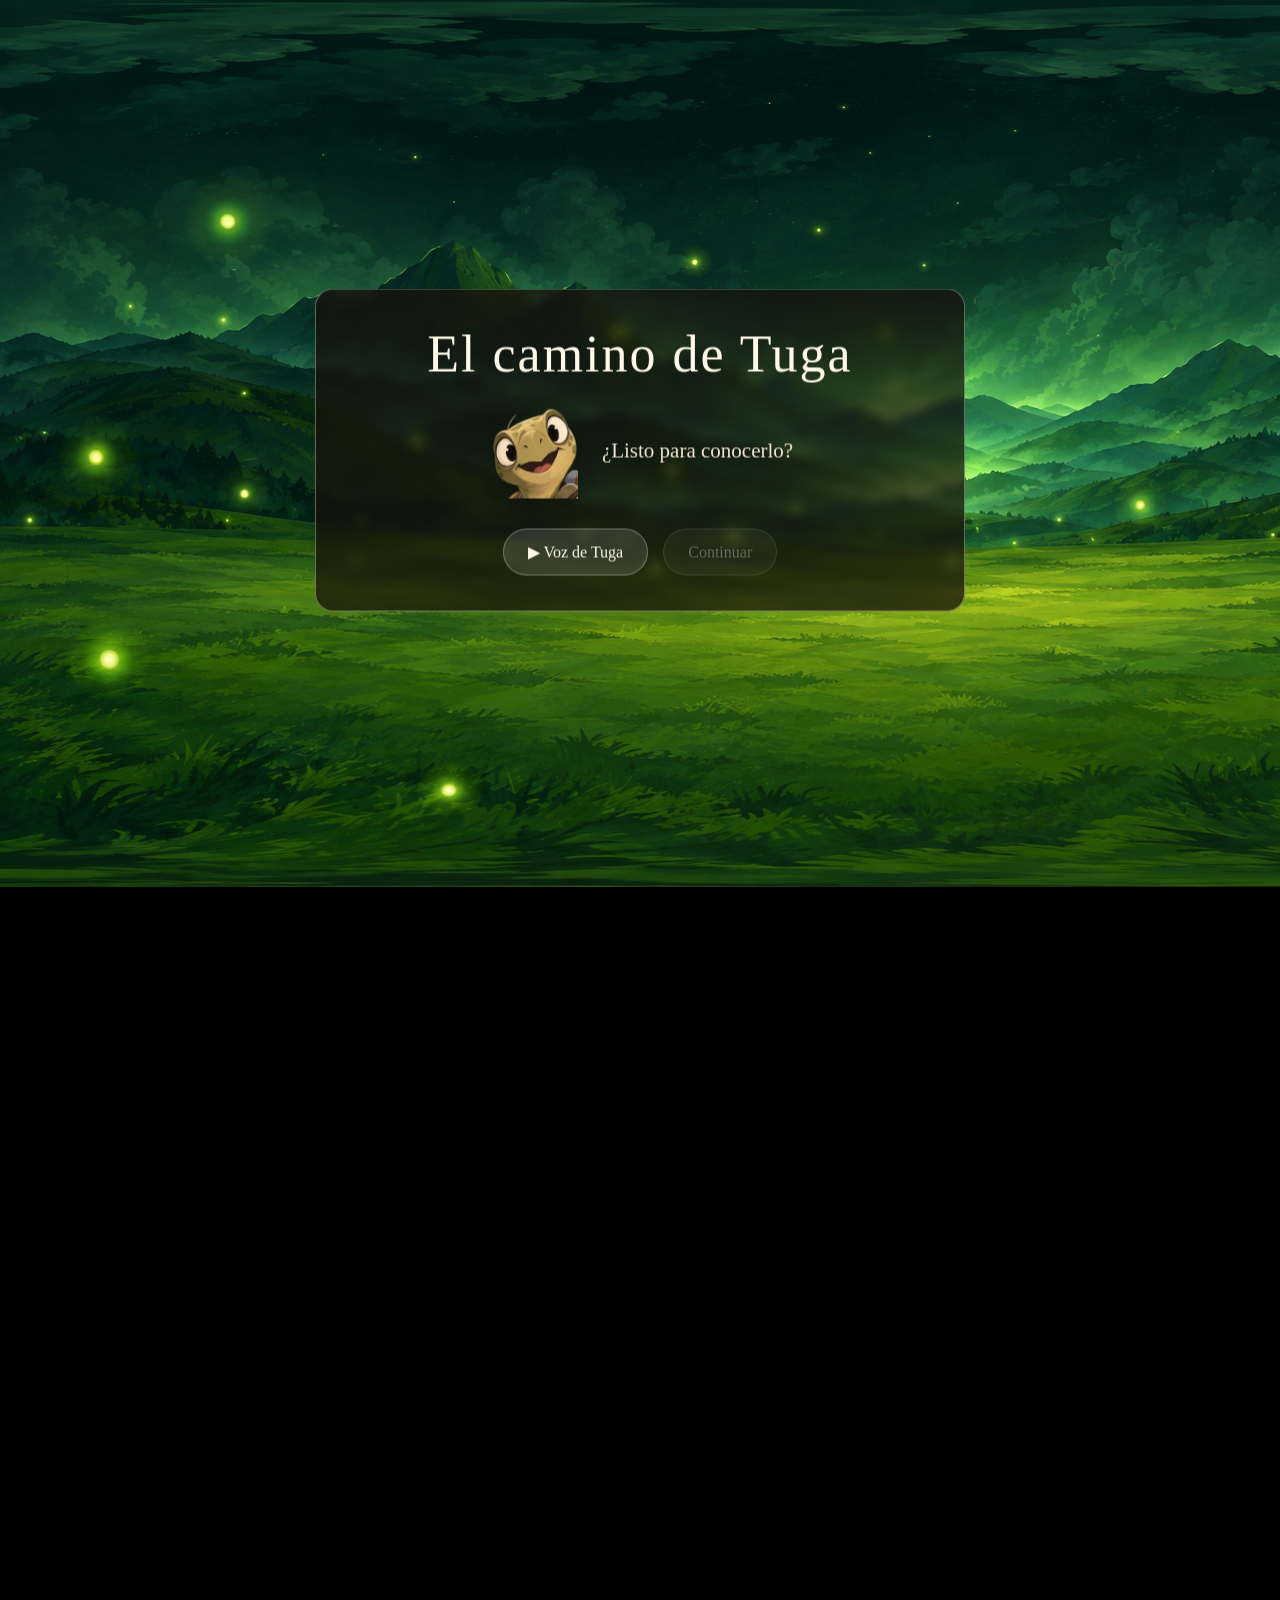
<file: index.html>
<!doctype html>
<html lang="es">

<head>

    <meta charset="UTF-8">

    <meta name="viewport" content="width=device-width, initial-scale=1.0">

    <title>El camino de Tuga</title>

    <link href="style.css" rel="stylesheet" type="text/css">

    <!-- A-FRAME -->
    <script src="https://aframe.io/releases/1.8.0/aframe.min.js"></script>


    <style>
        /* Avatar de Tuga dentro de la ventana introductoria */
        #tugaMensaje {
            display: flex;
            align-items: center;
            justify-content: center;
            gap: 20px;
            margin-top: 15px;
        }

        #tugaCara {
            width: 95px;
            height: 95px;
            flex-shrink: 0;
            display: flex;
            align-items: center;
            justify-content: center;
            animation: tugaFlotar 3s ease-in-out infinite;
        }

        #tugaCara img {
            width: 100%;
            height: 100%;
            object-fit: contain;
            display: block;
            filter: drop-shadow(0 5px 8px rgba(0,0,0,0.35));
        }

        #tugaDialogo {
            display: flex;
            align-items: center;
            justify-content: center;
        }

        #tugaDialogo #narracion {
            margin: 0;
            text-align: center;
        }

        #tugaCara.tuga-hablando {
            animation: tugaHabla 0.9s ease-in-out infinite alternate;
        }

        @keyframes tugaFlotar {
            0% { transform: translateY(0); }
            50% { transform: translateY(-5px); }
            100% { transform: translateY(0); }
        }

        @keyframes tugaHabla {
            0% { transform: translateY(0) scale(1); }
            100% { transform: translateY(-4px) scale(1.06); }
        }
    </style>

</head>


<body>


<!-- =========================================================
     ESCENA PRINCIPAL
========================================================= -->

<a-scene
    embedded
    vr-mode-ui="enabled: true"
    renderer="colorManagement: true"
    background="color: #000000">


    <!-- =====================================================
         ASSETS
    ====================================================== -->

    <a-assets>

        <!-- Fondo 360 -->
        <img
            id="fondo360"
            src="img/fondo.png"
            crossorigin="anonymous"
        >

        <!-- Tuga -->
        <img
            id="tuga"
            src="3d/tuga.png"
            crossorigin="anonymous"
        >

        <!-- Cara de Tuga para la ventana introductoria -->
        <img
            id="tugac"
            src="3d/tugac.png"
            crossorigin="anonymous"
        >

        <!-- Rocas -->
        <a-asset-item
            id="roca1"
            src="3d/roca1.glb">
        </a-asset-item>

        <a-asset-item
            id="roca2"
            src="3d/roca2.glb">
        </a-asset-item>

        <!-- VOZ REAL DE TUGA
             Coloca tu archivo de audio en: audio/voz.mp3 -->
        <audio
            id="vozTuga"
            src="audio/voz.mp3"
            preload="auto">
        </audio>



    </a-assets>


    <!-- =====================================================
         FONDO 360
         
         El usuario puede mover la cámara libremente.
         Esto NO cambia de página.
    ====================================================== -->

    <a-sky
        src="#fondo360">
    </a-sky>


    <!-- =====================================================
         SUELO
    ====================================================== -->

    <a-plane
        position="0 0 -8"
        rotation="-90 0 0"
        width="4"
        height="4"
        color="#CAAA91">
    </a-plane>


    <!-- =====================================================
         ROCA IZQUIERDA
    ====================================================== -->

    <a-entity
        gltf-model="#roca1"
        position="-2 -0.10 -8"
        rotation="0 20 0"
        scale="0.80 0.80 0.80">
    </a-entity>


    <!-- =====================================================
         ROCA DERECHA
    ====================================================== -->

    <a-entity
        gltf-model="#roca2"
        position="-0.25 -0.25 -1"
        rotation="0 -20 0"
        scale="0.80 0.80 0.80">
    </a-entity>


    <!-- =====================================================
         TUGA
    ====================================================== -->

    <a-plane
        id="tugaPersonaje"
        src="#tuga"
        position="0 1.15 -4"
        width="1.4"
        height="1.4"

        material="
            transparent: true;
            alphaTest: 0.05;
            side: double;
        "

        animation="
            property: position;
            to: 0 1.25 -4;
            dur: 2200;
            easing: easeInOutSine;
            loop: true;
            dir: alternate;
        ">
    </a-plane>


    <!-- =====================================================
         TEXTO 3D
    ====================================================== -->

    <a-text
        id="tituloTuga"
        value="ven y conoce "
        position="0 2.60 -4"
        align="center"
        width="5"
        color="#FFF8E8"
        font="monoid">
    </a-text>


    <!-- =====================================================
         SUBTÍTULO
    ====================================================== -->

    <a-text
        id="subtituloTuga"
        value="esta historia que esta a punto de comenzar..."
        position="0 2.30 -4"
        align="center"
        width="3.8"
        color="#F2E4D2"
        font="monoid">
    </a-text>


    <!-- =====================================================
         PORTAL

         MUY IMPORTANTE:

         No ponemos href inicialmente.

         El href se agregará SOLAMENTE después de que:
         1. Tuga termine de hablar.
         2. El usuario pulse Continuar.

         Así mover el 360 nunca puede llevar al usuario
         accidentalmente al segundo mundo.
    ====================================================== -->

    <a-link
        id="portal"

        position="0 1.8 -8"

        title="Bosque"

        visible="false"

        scale="1.2 1.2 1.2">

    </a-link>


    <!-- =====================================================
         TEXTO DEL PORTAL
    ====================================================== -->

    <a-text
        id="textoPortal"
        value="ENTRAR AL BOSQUE"
        position="0 0.65 -7.8"
        align="center"
        width="3"
        color="#FFF8E8"
        visible="false">
    </a-text>


    <!-- =====================================================
         CÁMARA
         
         IMPORTANTE:
         fuse="false" evita que mirar fijamente algo
         durante unos segundos produzca automáticamente
         un click.
    ====================================================== -->

    <a-camera
        id="camara"
        position="0 1.6 0">

        <a-cursor
            color="#F54927"
            fuse="false">
        </a-cursor>

    </a-camera>


</a-scene>



<!-- =========================================================
     INTERFAZ DE INTRODUCCIÓN
========================================================= -->

<div id="intro">


    <!-- TÍTULO -->

    <div id="introTitulo">

        <h1>
            El camino de Tuga
        </h1>

    </div>


    <!-- TUGA + MENSAJE DE BIENVENIDA -->

    <div id="introTexto">

        <div id="tugaMensaje">

            <!-- Cara de Tuga -->
            <div id="tugaCara">
                <img
                    src="3d/tugac.png"
                    alt="Tuga">
            </div>

            <!-- Mensaje de bienvenida -->
            <div id="tugaDialogo">
                <p id="narracion">
                    ¿Listo para conocerlo?
                </p>
            </div>

        </div>

    </div>


    <!-- BOTONES ORIGINALES
         Se conserva la estructura para que el botón
         "Voz de Tuga" mantenga el estilo de tu diseño. -->

    <div id="botones">

        <button
            id="escucharBtn">

            ▶ Voz de Tuga

        </button>


        <button
            id="continuarBtn"
            disabled>

            Continuar

        </button>

    </div>


</div>



<!-- =========================================================
     MENSAJE DE ENTRADA
========================================================= -->

<div
    id="mensajeEntrada"
    style="
        position: fixed;
        bottom: 35px;
        left: 50%;
        transform: translateX(-50%);
        color: #FFF8E8;
        font-family: Arial, sans-serif;
        font-size: 15px;
        letter-spacing: 1px;
        text-align: center;
        opacity: 0;
        transition: opacity 0.8s ease;
        pointer-events: none;
        z-index: 20;
    ">

    Haz clic en el portal para entrar al bosque

</div>



<!-- =========================================================
     JAVASCRIPT
========================================================= -->

<script>

document.addEventListener("DOMContentLoaded", () => {


    /* =====================================================
       ELEMENTOS
    ====================================================== */

    const intro =
        document.querySelector("#intro");


    const escucharBtn =
        document.querySelector("#escucharBtn");


    const continuarBtn =
        document.querySelector("#continuarBtn");


    const narracion =
        document.querySelector("#narracion");


    /* Audio real de Tuga */
    const vozTuga =
        document.querySelector("#vozTuga");


    const tugaCara =
        document.querySelector("#tugaCara");


    const tuga =
        document.querySelector("#tugaPersonaje");


    const titulo =
        document.querySelector("#tituloTuga");


    const subtitulo =
        document.querySelector("#subtituloTuga");


    const portal =
        document.querySelector("#portal");


    const textoPortal =
        document.querySelector("#textoPortal");


    const mensajeEntrada =
        document.querySelector("#mensajeEntrada");



    /* =====================================================
       ESTADOS
    ====================================================== */

    let tugaHablo = false;

    let introduccionTerminada = false;

    let puedeEntrarAlBosque = false;



    /* =====================================================
       TEXTO DE TUGA
    ====================================================== */

    const textoTuga = `

Mi nombre es Tuga.

He viajado por tierras lejanas,
siguiendo caminos que nunca sabía
a dónde me llevarían.

Un día, casi por casualidad,
llegué a un bosque que no conocía.

Desde lejos parecía tranquilo.

Pero algo era diferente.

Cada animal parecía tener su propio camino,
su propia rutina,
y muy poco tiempo para detenerse.

Yo solo quería continuar el mío.

Pero antes de seguir caminando,
siempre hay algo que hago:

saludar a quienes encuentro.

Quizás tú puedas acompañarme
a descubrir qué hay al otro lado.

`;



    /* =====================================================
       ESTADO INICIAL
    ====================================================== */

    portal.setAttribute(
        "visible",
        false
    );

    textoPortal.setAttribute(
        "visible",
        false
    );

    mensajeEntrada.style.opacity = "0";


    /*
     * MUY IMPORTANTE:
     *
     * Eliminamos cualquier href inicial.
     *
     * De esta manera, al cargar la página,
     * el portal NO tiene posibilidad de navegar.
     */

    portal.removeAttribute("href");



    /* =====================================================
       FUNCIÓN DE VOZ
    ====================================================== */

    function hablarTuga() {


        /* =================================================
           REINICIAR AUDIO
        ================================================== */

        vozTuga.pause();
        vozTuga.currentTime = 0;


        /* =================================================
           REINICIAR ESTADOS
        ================================================== */

        tugaHablo = false;
        introduccionTerminada = false;
        puedeEntrarAlBosque = false;


        /* =================================================
           BLOQUEAR CONTINUAR
        ================================================== */

        continuarBtn.disabled = true;
        continuarBtn.classList.remove("activo");


        /* Tuga empieza a hablar */
        tugaCara.classList.add("tuga-hablando");


        /* =================================================
           QUITAR EL ENLACE DEL PORTAL MIENTRAS HABLA
        ================================================== */

        portal.removeAttribute("href");


        escucharBtn.innerHTML =
            "◼ Tuga está hablando...";


        narracion.innerHTML =
            "Escucha a Tuga...";


        /* =================================================
           REPRODUCIR EL ARCHIVO MP3

           El archivo debe estar en:
           audio/voz.mp3
        ================================================== */

        vozTuga.play()
            .then(() => {

                console.log("La voz de Tuga comenzó.");

            })
            .catch((error) => {

                console.error(
                    "No se pudo reproducir la voz de Tuga:",
                    error
                );

                tugaCara.classList.remove("tuga-hablando");

                escucharBtn.innerHTML =
                    "▶ Voz de Tuga";

                narracion.innerHTML =
                    "No se pudo reproducir la voz. Vuelve a intentarlo.";

            });

    }



    /* =====================================================
       CUANDO TERMINA EL AUDIO REAL

       Solo aquí se considera que Tuga terminó de hablar.
       Entonces se habilita Continuar.
    ====================================================== */

    vozTuga.addEventListener(
        "ended",
        () => {

            tugaHablo = true;

            tugaCara.classList.remove("tuga-hablando");


            escucharBtn.innerHTML =
                "↻ Escuchar nuevamente";


            narracion.innerHTML =
                "La historia de Tuga comienza aquí.";


            continuarBtn.disabled = false;

            continuarBtn.classList.add("activo");

        }
    );



    /* =====================================================
       ERROR DEL AUDIO
    ====================================================== */

    vozTuga.addEventListener(
        "error",
        () => {

            tugaHablo = false;

            tugaCara.classList.remove("tuga-hablando");

            continuarBtn.disabled = true;

            escucharBtn.innerHTML =
                "▶ Voz de Tuga";

            narracion.innerHTML =
                "No se pudo cargar la voz de Tuga.";

        }
    );



    /* =====================================================
       BOTÓN ESCUCHAR
    ====================================================== */

    escucharBtn.addEventListener(
        "click",
        () => {

            hablarTuga();

        }
    );



    /* =====================================================
       BOTÓN CONTINUAR
    ====================================================== */

    continuarBtn.addEventListener(
        "click",
        () => {


            /*
             * No puede continuar si la voz
             * aún no ha terminado.
             */

            if (!tugaHablo) {

                return;

            }


            /*
             * Marcar introducción como terminada.
             */

            introduccionTerminada = true;

            puedeEntrarAlBosque = true;

            tugaCara.classList.remove("tuga-hablando");


            /*
             * Detener el audio de Tuga.
             */

            vozTuga.pause();


            /*
             * Ocultar ventana inicial.
             */

            intro.classList.add(
                "ocultar"
            );


            /* =================================================
               TUGA SE ALEJA
            ================================================== */

            tuga.setAttribute(
                "animation",
                `
                property: position;
                to: 0 1.15 -7;
                dur: 1800;
                easing: easeInQuad;
                `
            );


            /* =================================================
               OCULTAR TÍTULO
            ================================================== */

            titulo.setAttribute(
                "animation",
                `
                property: opacity;
                to: 0;
                dur: 1000;
                `
            );


            /* =================================================
               OCULTAR SUBTÍTULO
            ================================================== */

            subtitulo.setAttribute(
                "animation",
                `
                property: opacity;
                to: 0;
                dur: 1000;
                `
            );



            /* =================================================
               MOSTRAR PORTAL
            ================================================== */

            setTimeout(
                () => {


                    /*
                     * AQUÍ está la corrección principal.
                     *
                     * Primero hacemos visible el portal.
                     */

                    portal.setAttribute(
                        "visible",
                        true
                    );


                    textoPortal.setAttribute(
                        "visible",
                        true
                    );


                    /*
                     * DESPUÉS habilitamos realmente
                     * la navegación.
                     *
                     * Antes de este momento:
                     *
                     * href = inexistente
                     *
                     * Después:
                     *
                     * href = mundo.html
                     */

                    portal.setAttribute(
                        "href",
                        "mundo.html"
                    );


                    /*
                     * Animación del portal.
                     */

                    portal.setAttribute(
                        "animation",
                        `
                        property: scale;
                        from: 0.4 0.4 0.4;
                        to: 1.2 1.2 1.2;
                        dur: 1200;
                        easing: easeOutElastic;
                        `
                    );


                    /*
                     * Mensaje.
                     */

                    mensajeEntrada.innerHTML =
                        "Haz clic en el portal para entrar al bosque";


                    mensajeEntrada.style.opacity =
                        "1";


                },
                1500
            );

        }
    );



    /* =====================================================
       HOVER DEL PORTAL
    ====================================================== */

    portal.addEventListener(
        "mouseenter",
        () => {


            /*
             * Si todavía no está desbloqueado,
             * no hacemos nada.
             */

            if (!puedeEntrarAlBosque) {

                return;

            }


            portal.setAttribute(
                "scale",
                "1.4 1.4 1.4"
            );

        }
    );



    portal.addEventListener(
        "mouseleave",
        () => {


            if (!puedeEntrarAlBosque) {

                return;

            }


            portal.setAttribute(
                "scale",
                "1.2 1.2 1.2"
            );

        }
    );



});

</script>


</body>

</html>
</file>
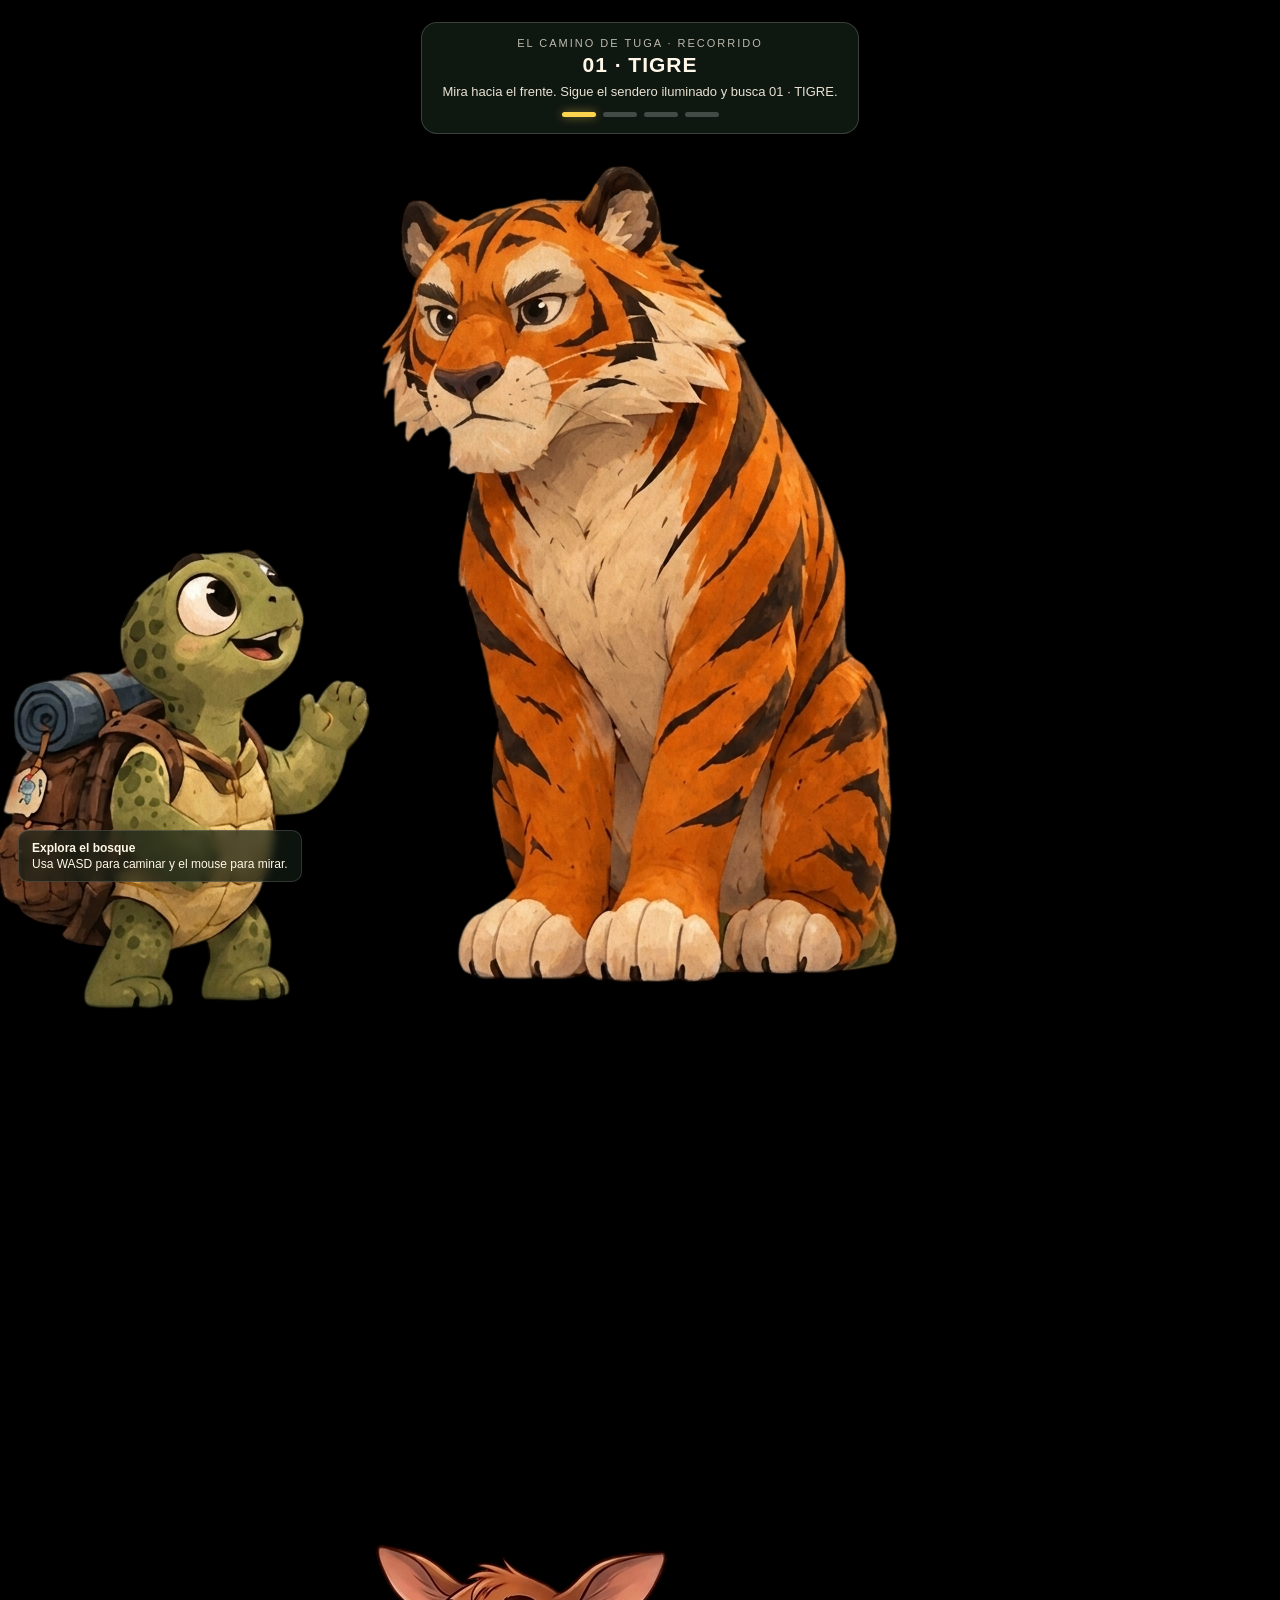
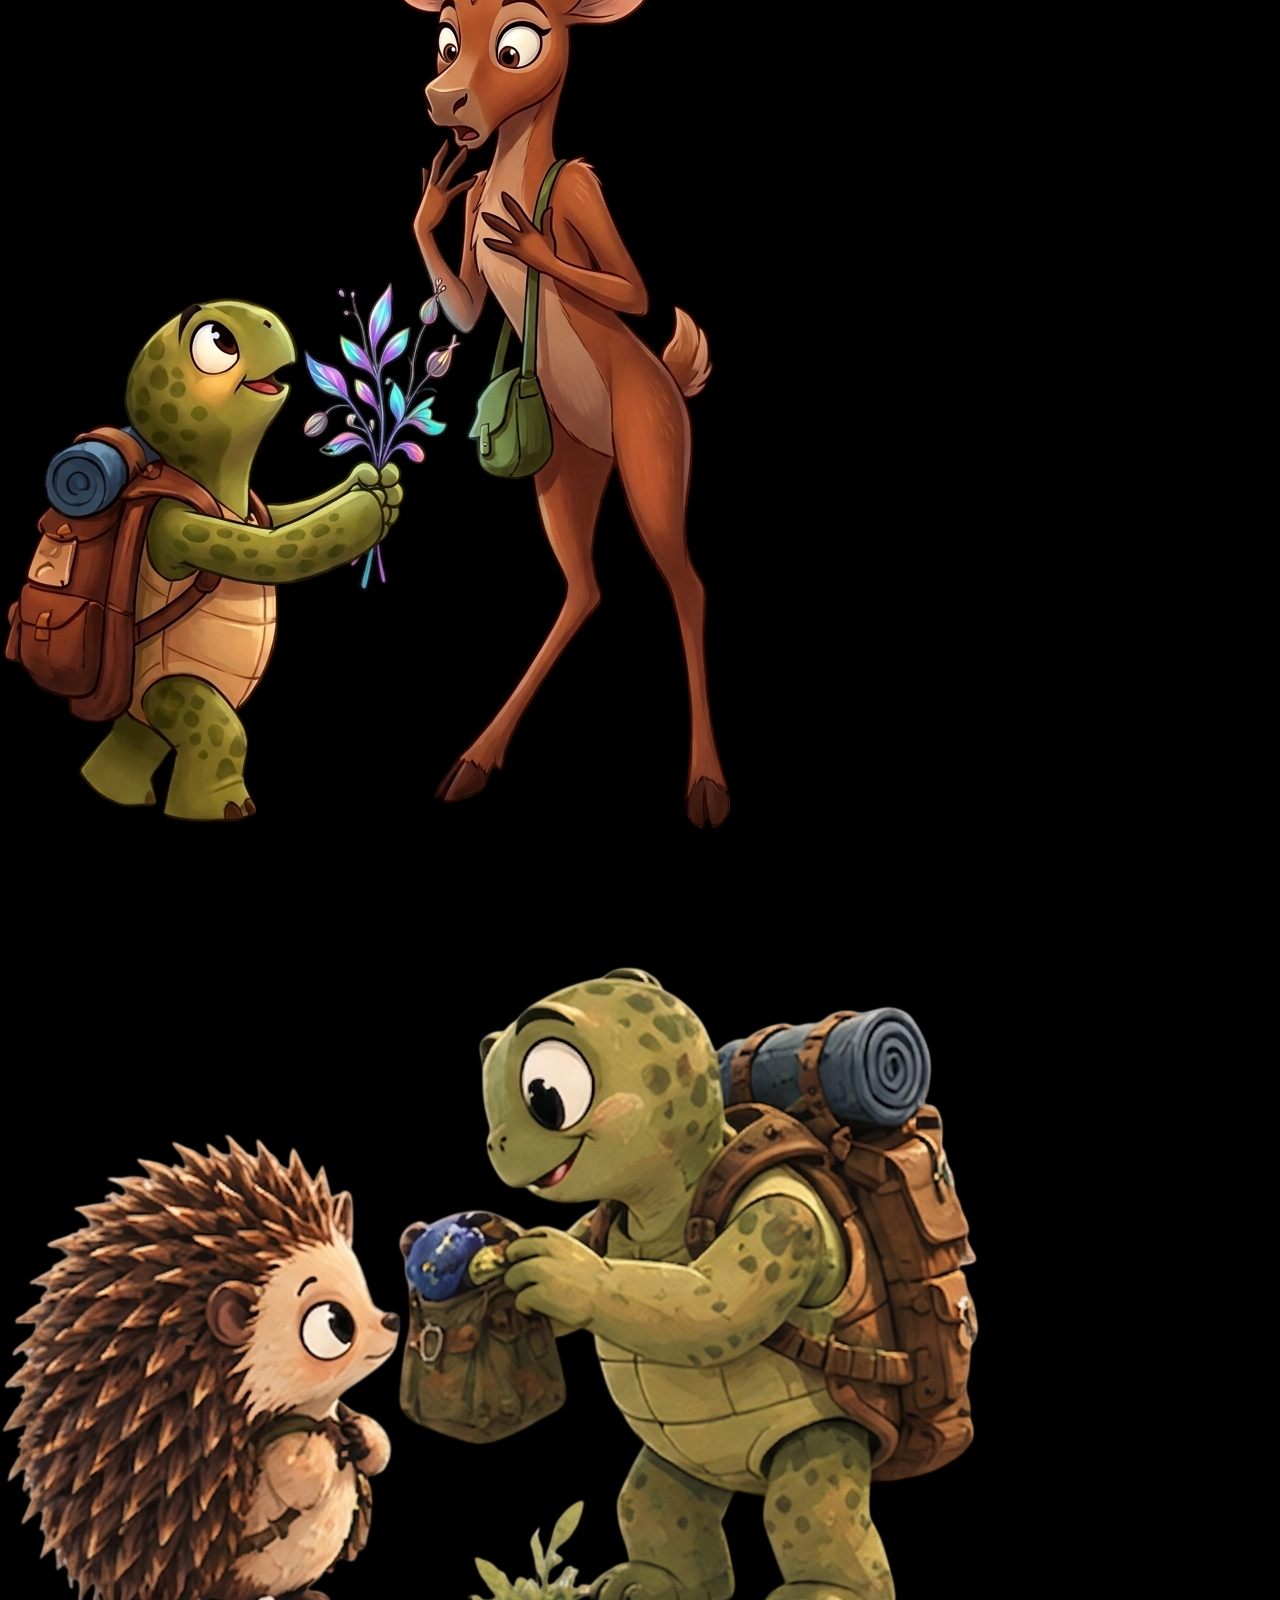
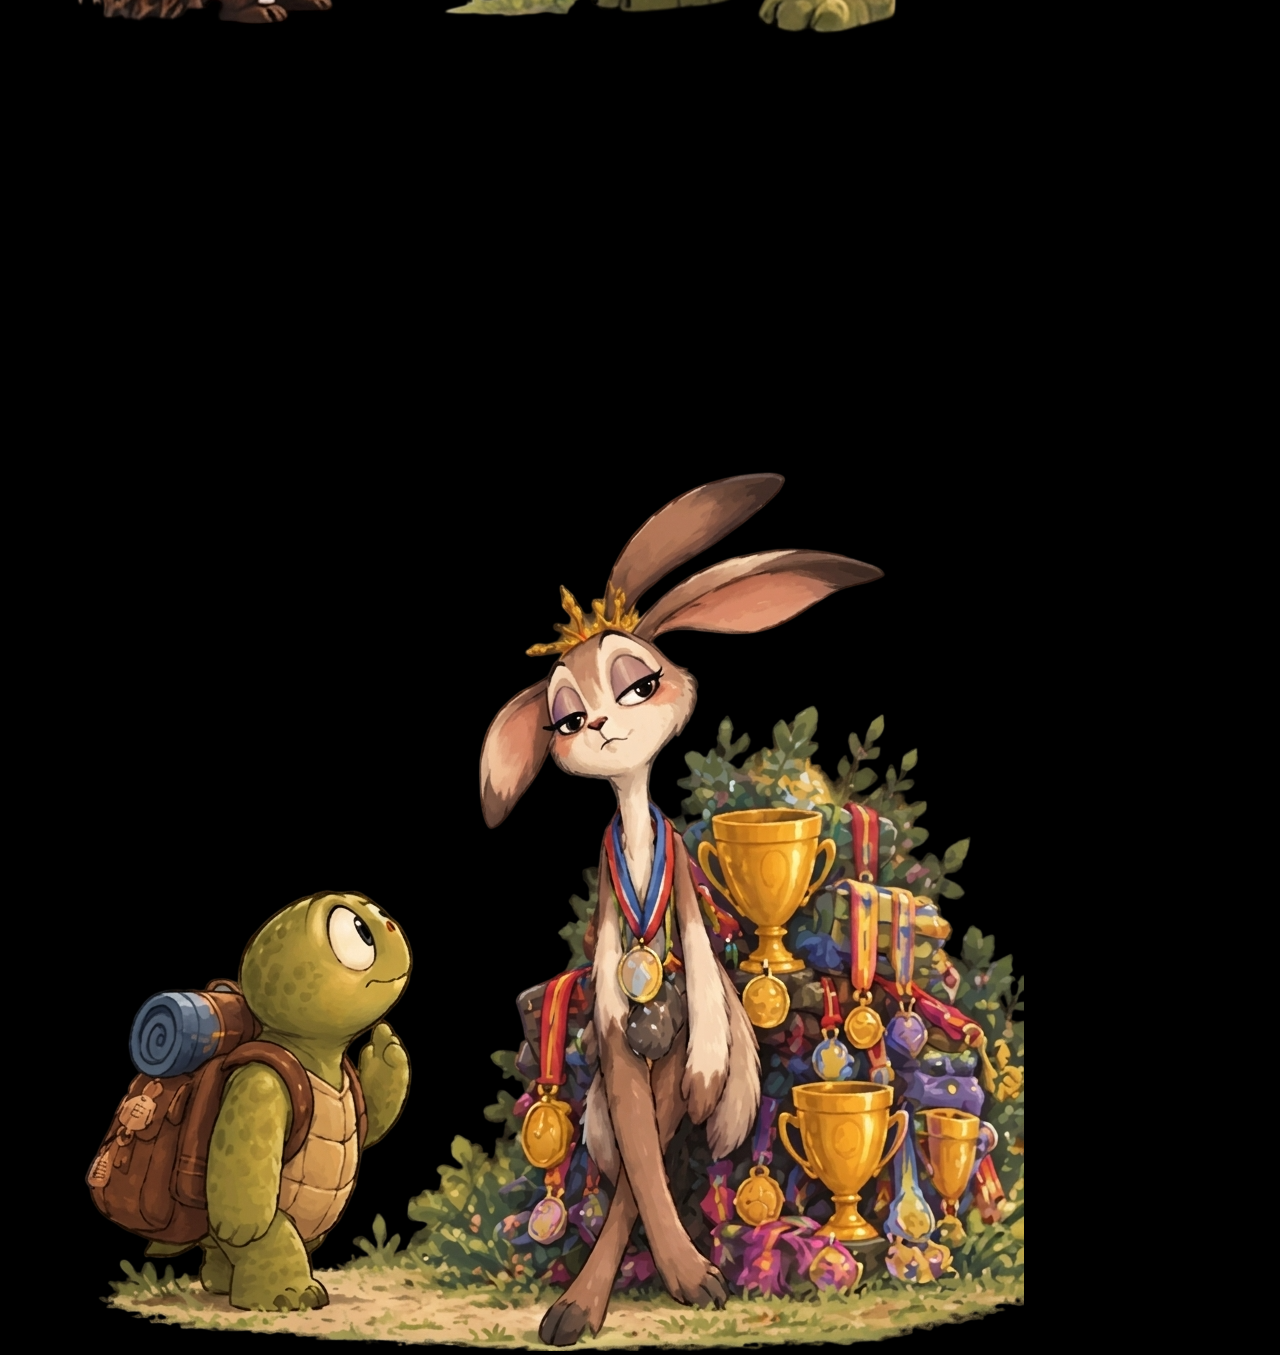
<file: mundo.html>
<!DOCTYPE html>
<html lang="es">
<head>
<meta charset="UTF-8">
<meta name="viewport" content="width=device-width, initial-scale=1.0">
<title>El camino de Tuga — Mundo Narrativo</title>
<script src="https://aframe.io/releases/1.6.0/aframe.min.js"></script>
<style>
*{box-sizing:border-box}body{margin:0;overflow:hidden;background:#000;font-family:Arial,Helvetica,sans-serif}
#hud{position:fixed;top:22px;left:50%;transform:translateX(-50%);z-index:100;width:min(560px,calc(100vw - 32px));color:#fff8e8;text-align:center;pointer-events:none}
#hudCard{display:inline-block;min-width:310px;max-width:100%;padding:14px 20px 16px;border-radius:16px;background:rgba(20,30,22,.78);border:1px solid rgba(255,248,232,.18);box-shadow:0 12px 30px rgba(0,0,0,.25);backdrop-filter:blur(5px)}
#hudKicker{font-size:11px;letter-spacing:2px;text-transform:uppercase;opacity:.72;margin-bottom:4px}#hudStation{font-size:21px;font-weight:700;letter-spacing:1px}
#hudGuide{margin-top:6px;font-size:13px;line-height:1.4;opacity:.9}#progress{display:flex;justify-content:center;gap:7px;margin-top:11px}.progressDot{width:34px;height:5px;border-radius:999px;background:rgba(255,255,255,.22);transition:.35s}.progressDot.active{background:#ffd54f;box-shadow:0 0 10px rgba(255,213,79,.5)}.progressDot.done{background:#9ccc65}
#controlsHint{position:fixed;bottom:18px;left:18px;z-index:90;padding:9px 13px;border-radius:10px;color:#fff8e8;background:rgba(20,30,22,.68);border:1px solid rgba(255,255,255,.14);font-size:12px;line-height:1.35;pointer-events:none;backdrop-filter:blur(4px)}
#toast{position:fixed;left:50%;bottom:72px;transform:translate(-50%,20px);z-index:120;max-width:min(520px,calc(100vw - 32px));padding:12px 18px;border-radius:12px;color:#fff8e8;background:rgba(22,30,23,.92);border:1px solid rgba(255,255,255,.16);box-shadow:0 10px 30px rgba(0,0,0,.3);text-align:center;font-size:14px;opacity:0;pointer-events:none;transition:opacity .3s,transform .3s}
#toast.show{opacity:1;transform:translate(-50%,0)}
#storyModal{position:fixed;inset:0;z-index:200;display:none;align-items:center;justify-content:center;padding:24px;background:rgba(8,16,10,.62);backdrop-filter:blur(5px)}#storyModal.visible{display:flex}
#storyCard{width:min(720px,100%);max-height:min(760px,calc(100vh - 48px));overflow:auto;padding:30px;border-radius:22px;color:#2f342b;background:#fff8e8;box-shadow:0 24px 70px rgba(0,0,0,.45)}
#storyEyebrow{color:#7c8a54;font-size:11px;font-weight:700;letter-spacing:2px;text-transform:uppercase}#storyTitle{margin:8px 0 12px;font-size:clamp(28px,5vw,42px);line-height:1.05}#storyText{margin:0;font-size:17px;line-height:1.65}
#storyConnector{margin-top:18px;padding:15px 17px;border-left:4px solid #a5b66b;border-radius:8px;background:#f0f2e8;font-size:14px;line-height:1.55}#storyConnector strong{display:block;margin-bottom:4px;color:#5d6d38;text-transform:uppercase;font-size:11px;letter-spacing:1.4px}
#continueStationBtn{width:100%;margin-top:22px;padding:14px 18px;border:none;border-radius:12px;cursor:pointer;background:#5d6d38;color:#fff;font-size:15px;font-weight:700;letter-spacing:.5px;transition:.2s}#continueStationBtn:hover{transform:translateY(-2px);background:#4d5c2f}


/* =========================
   CIERRE FINAL DEL RECORRIDO
========================== */
#finalModal {
  position: fixed;
  inset: 0;
  z-index: 300;
  display: none;
  align-items: center;
  justify-content: center;
  padding: 24px;
  background: rgba(6,14,8,.72);
  backdrop-filter: blur(7px);
}

#finalModal.visible {
  display: flex;
  animation: finalFadeIn .5s ease both;
}

#finalCard {
  width: min(690px, 100%);
  padding: 34px 34px 30px;
  border-radius: 24px;
  color: #30362d;
  background: #fff8e8;
  box-shadow: 0 28px 85px rgba(0,0,0,.5);
  text-align: center;
}

#finalEyebrow {
  color: #71814c;
  font-size: 11px;
  font-weight: 700;
  text-transform: uppercase;
  letter-spacing: 2px;
}

#finalTitle {
  margin: 8px 0 12px;
  font-size: clamp(30px, 6vw, 46px);
  line-height: 1.03;
}

#finalText {
  margin: 0 auto;
  max-width: 570px;
  font-size: 16px;
  line-height: 1.7;
}

#finalReflection {
  margin: 20px auto 0;
  max-width: 570px;
  padding: 16px 18px;
  border-left: 4px solid #a5b66b;
  border-radius: 9px;
  background: #f0f2e8;
  color: #525c43;
  font-size: 15px;
  font-style: italic;
  line-height: 1.6;
}

#finalActions {
  display: grid;
  grid-template-columns: 1fr 1fr;
  gap: 12px;
  margin-top: 24px;
}

.finalAction {
  border: 0;
  border-radius: 12px;
  padding: 14px 16px;
  font-size: 14px;
  font-weight: 700;
  cursor: pointer;
  transition: transform .2s ease, background .2s ease, box-shadow .2s ease;
}

.finalAction:hover {
  transform: translateY(-2px);
}

#homeBtn {
  background: #5d6d38;
  color: #fff;
  box-shadow: 0 8px 18px rgba(93,109,56,.22);
}

#homeBtn:hover {
  background: #4d5c2f;
}

#replayBtn {
  background: #e6eadc;
  color: #4e5e35;
}

#replayBtn:hover {
  background: #dbe2cd;
}

#finalHint {
  margin-top: 12px;
  font-size: 11px;
  color: #7b8175;
}

@keyframes finalFadeIn {
  from { opacity: 0; }
  to { opacity: 1; }
}

@media(max-width:700px){
  #finalCard { padding: 26px 20px 22px; }
  #finalActions { grid-template-columns: 1fr; }
}

@media(max-width:700px){#hudCard{min-width:0;padding:12px 15px}#hudStation{font-size:17px}#storyCard{padding:22px}#storyText{font-size:15px}#controlsHint{font-size:11px;max-width:250px}}

/* === MEJORAS DE VISIBILIDAD E INTERACTIVIDAD === */
.interactivo {
  cursor: pointer;
}
.sceneImage.interactivo:hover {
  filter: brightness(1.12) drop-shadow(0 0 14px rgba(255,213,79,.45));
}


.sceneImage.interactivo {
  cursor: pointer;
  filter: drop-shadow(0 0 14px rgba(255,213,79,.32));
}
.sceneImage {
  transition: filter .2s ease;
}
</style>
</head>
<body>

<div id="hud"><div id="hudCard"><div id="hudKicker">EL CAMINO DE TUGA · RECORRIDO</div><div id="hudStation">SIGUE EL SENDERO · 01 TIGRE</div><div id="hudGuide">Camina por el sendero marcado hasta la primera estación.</div><div id="progress"><div class="progressDot active" data-progress="0"></div><div class="progressDot" data-progress="1"></div><div class="progressDot" data-progress="2"></div><div class="progressDot" data-progress="3"></div></div></div></div>
<div id="controlsHint"><strong>Explora el bosque</strong><br>Usa WASD para caminar y el mouse para mirar.</div>
<div id="toast"></div>

<div id="storyModal" aria-hidden="true"><div id="storyCard"><div id="storyEyebrow">ESTACIÓN</div><h2 id="storyTitle">Título</h2><p id="storyText">Texto</p><div id="storyConnector"><strong>Hilo del camino</strong><span id="storyConnectorText"></span></div><button id="continueStationBtn">Continuar el camino</button></div></div>

<div id="finalModal" aria-hidden="true">
  <div id="finalCard">
    <div id="finalEyebrow">EL CAMINO DE TUGA</div>
    <h2 id="finalTitle">Llegaste al final del camino</h2>
    <p id="finalText">
      Has acompañado a Tuga por sus cuatro encuentros y has llegado hasta el final del bosque.
    </p>

    <div id="finalReflection">
      “¿De qué sirve estar tan enfocado en construir nuestros propios caminos
      si nos estamos olvidando de construir vínculos?”
    </div>

    <div id="finalActions">
      <button id="homeBtn" class="finalAction">Volver al inicio</button>
      <button id="replayBtn" class="finalAction">Volver a hacer el recorrido</button>
    </div>

    <div id="finalHint">
      Puedes regresar a la introducción o comenzar nuevamente el recorrido desde el principio.
    </div>
  </div>
</div>

<a-scene shadow="type: pcfsoft; autoUpdate: true" renderer="colorManagement: true; physicallyCorrectLights: true" background="color: #79D3F4" fog="type: exponential; color: #8BDCF4; density: 0.004">

<a-assets>
  

  <!-- Imagen representativa actual de cada estación.
       Sustituye el src por tu nueva imagen cuando la tengas. -->
  <img id="escenaTigre" src="3d/tigreyt.png">
  <img id="escenaAlce" src="3d/alceyt.png">
  <img id="escenaErizo" src="3d/erizoyt.png">
  <img id="escenaWin" src="3d/win.png">
</a-assets>

<a-sky color="#79D3F4"></a-sky>
<a-light type="ambient" color="#FFF4D2" intensity="1.05"></a-light>
<a-light type="directional" color="#FFF8D5" intensity="1.35" position="15 30 12" castShadow="true" shadow-mapSize="2048" shadow-camera-right="50" shadow-camera-left="-50" shadow-camera-top="50" shadow-camera-bottom="-50"></a-light>
<a-light type="point" color="#FFE9A6" intensity="0.35" distance="60" position="0 8 10"></a-light>

<!-- SUELO REDUCIDO DE 80x80 A 70x70: no se elimina -->
<a-plane id="sueloPrincipal" rotation="-90 0 0" width="70" height="70" color="#86B94B" material="flatShading: true" shadow="receive: true"></a-plane>

<!-- COLINAS EXISTENTES -->
<a-cone position="-25 -2 -15" radius-bottom="20" height="6" segments-radial="8" color="#689F38" material="flatShading: true" shadow="receive: true"></a-cone>
<a-cone position="30 -3 -25" radius-bottom="25" height="8" segments-radial="9" color="#689F38" material="flatShading: true" shadow="receive: true"></a-cone>
<a-cone position="0 -1.5 15" radius-bottom="18" height="4" segments-radial="7" color="#8BC34A" material="flatShading: true" shadow="receive: true"></a-cone>

<!-- RÍO EXISTENTE -->
<a-entity position="0 0.1 0"><a-plane position="-20 0 -5" rotation="-90 65 0" width="70" height="3.5" color="#039BE5" material="flatShading: true"></a-plane><a-plane position="-2 0 -2.5" rotation="-90 20 0" width="50" height="3.5" color="#039BE5" material="flatShading: true"></a-plane></a-entity>

<!-- MONTAÑAS EXISTENTES -->
<a-entity position="-10 0 -45"><a-cone position="0 12 0" segments-radial="6" radius-bottom="14" height="24" color="#795548" material="flatShading: true" shadow="cast: true"></a-cone><a-cone position="0 20 0" segments-radial="6" radius-bottom="5" height="8" color="#ECEFF1" material="flatShading: true"></a-cone></a-entity>
<a-entity position="10 0 -35"><a-cone position="0 10 0" segments-radial="5" radius-bottom="12" height="20" color="#5D4037" material="flatShading: true" shadow="cast: true"></a-cone><a-cone position="0 17 0" segments-radial="5" radius-bottom="4" height="6" color="#ECEFF1" material="flatShading: true"></a-cone></a-entity>

<!-- BOSQUE IZQUIERDO -->
<a-entity id="bosque-izquierdo" position="-35 0 4">
<a-entity position="0 0 0"><a-cylinder position="0 .5 0" radius=".3" height="1.5" color="#4E342E"></a-cylinder><a-cone position="0 2 0" radius-bottom="2" height="2.5" segments-radial="6" color="#2E7D32" material="flatShading:true" shadow="cast:true"></a-cone><a-cone position="0 3.5 0" radius-bottom="1.5" height="2" segments-radial="6" color="#2E7D32" material="flatShading:true" shadow="cast:true"></a-cone><a-cone position="0 5 0" radius-bottom="1" height="2" segments-radial="6" color="#2E7D32" material="flatShading:true" shadow="cast:true"></a-cone></a-entity>
<a-entity position="4 0 -3" scale=".8 .8 .8"><a-cylinder position="0 .5 0" radius=".3" height="1.5" color="#5D4037"></a-cylinder><a-cone position="0 2 0" radius-bottom="2" height="2.5" segments-radial="5" color="#388E3C" material="flatShading:true" shadow="cast:true"></a-cone><a-cone position="0 3.5 0" radius-bottom="1.5" height="2" segments-radial="5" color="#388E3C" material="flatShading:true" shadow="cast:true"></a-cone></a-entity>
<a-entity position="-3 0 -4" scale="1.2 1.2 1.2"><a-cylinder position="0 .5 0" radius=".3" height="1.5" color="#3E2723"></a-cylinder><a-cone position="0 2 0" radius-bottom="2" height="2.5" segments-radial="7" color="#1B5E20" material="flatShading:true" shadow="cast:true"></a-cone><a-cone position="0 3.5 0" radius-bottom="1.5" height="2" segments-radial="7" color="#1B5E20" material="flatShading:true" shadow="cast:true"></a-cone></a-entity>
<a-entity position="5 0 2" scale=".9 .9 .9"><a-cylinder position="0 .5 0" radius=".3" height="1.5" color="#4E342E"></a-cylinder><a-cone position="0 2 0" radius-bottom="2" height="2.5" segments-radial="6" color="#4CAF50" material="flatShading:true" shadow="cast:true"></a-cone><a-cone position="0 3.5 0" radius-bottom="1.5" height="2" segments-radial="6" color="#4CAF50" material="flatShading:true" shadow="cast:true"></a-cone></a-entity>
<a-entity position="-1 0 -7" scale="1.1 1.1 1.1"><a-cylinder position="0 .5 0" radius=".3" height="1.5" color="#5D4037"></a-cylinder><a-cone position="0 2 0" radius-bottom="2" height="2.5" segments-radial="5" color="#388E3C" material="flatShading:true" shadow="cast:true"></a-cone><a-cone position="0 3.5 0" radius-bottom="1.5" height="2" segments-radial="5" color="#388E3C" material="flatShading:true" shadow="cast:true"></a-cone></a-entity>
</a-entity>

<!-- BOSQUE DERECHO -->
<a-entity id="bosque-derecho" position="25 0 2">
<a-entity position="0 0 0" scale="1.3 1.3 1.3"><a-cylinder position="0 .5 0" radius=".3" height="1.5" color="#4E342E"></a-cylinder><a-cone position="0 2 0" radius-bottom="2" height="2.5" segments-radial="6" color="#2E7D32" material="flatShading:true" shadow="cast:true"></a-cone><a-cone position="0 3.5 0" radius-bottom="1.5" height="2" segments-radial="6" color="#2E7D32" material="flatShading:true" shadow="cast:true"></a-cone></a-entity>
<a-entity position="-4 0 -3" scale=".8 .8 .8"><a-cylinder position="0 .5 0" radius=".3" height="1.5" color="#5D4037"></a-cylinder><a-cone position="0 2 0" radius-bottom="2" height="2.5" segments-radial="5" color="#43A047" material="flatShading:true" shadow="cast:true"></a-cone><a-cone position="0 3.5 0" radius-bottom="1.5" height="2" segments-radial="5" color="#43A047" material="flatShading:true" shadow="cast:true"></a-cone></a-entity>
<a-entity position="3 0 -5" scale="1.1 1.1 1.1"><a-cylinder position="0 .5 0" radius=".3" height="1.5" color="#3E2723"></a-cylinder><a-cone position="0 2 0" radius-bottom="2" height="2.5" segments-radial="7" color="#1B5E20" material="flatShading:true" shadow="cast:true"></a-cone><a-cone position="0 3.5 0" radius-bottom="1.5" height="2" segments-radial="7" color="#1B5E20" material="flatShading:true" shadow="cast:true"></a-cone></a-entity>
<a-entity position="-6 0 2" scale=".9 .9 .9"><a-cylinder position="0 .5 0" radius=".3" height="1.5" color="#4E342E"></a-cylinder><a-cone position="0 2 0" radius-bottom="2" height="2.5" segments-radial="6" color="#388E3C" material="flatShading:true" shadow="cast:true"></a-cone><a-cone position="0 3.5 0" radius-bottom="1.5" height="2" segments-radial="6" color="#388E3C" material="flatShading:true" shadow="cast:true"></a-cone></a-entity>
<a-entity position="1 0 6"><a-cylinder position="0 .5 0" radius=".3" height="1.5" color="#5D4037"></a-cylinder><a-cone position="0 2 0" radius-bottom="2" height="2.5" segments-radial="5" color="#4CAF50" material="flatShading:true" shadow="cast:true"></a-cone><a-cone position="0 3.5 0" radius-bottom="1.5" height="2" segments-radial="5" color="#4CAF50" material="flatShading:true" shadow="cast:true"></a-cone></a-entity>
</a-entity>

<!-- BOSQUE DE FONDO -->
<a-entity id="bosque-fondo" position="0 0 -25">
<a-entity position="-15 0 0" scale="1.2 1.2 1.2"><a-cylinder position="0 .5 0" radius=".3" height="1.5" color="#4E342E"></a-cylinder><a-cone position="0 2 0" radius-bottom="2" height="2.5" segments-radial="6" color="#1B5E20" material="flatShading:true" shadow="cast:true"></a-cone><a-cone position="0 3.5 0" radius-bottom="1.5" height="2" segments-radial="6" color="#1B5E20" material="flatShading:true" shadow="cast:true"></a-cone></a-entity>
<a-entity position="-20 0 -4"><a-cylinder position="0 .5 0" radius=".3" height="1.5" color="#5D4037"></a-cylinder><a-cone position="0 2 0" radius-bottom="2" height="2.5" segments-radial="5" color="#2E7D32" material="flatShading:true" shadow="cast:true"></a-cone><a-cone position="0 3.5 0" radius-bottom="1.5" height="2" segments-radial="5" color="#2E7D32" material="flatShading:true" shadow="cast:true"></a-cone></a-entity>
<a-entity position="0 0 -2" scale="1.4 1.4 1.4"><a-cylinder position="0 .5 0" radius=".3" height="1.5" color="#3E2723"></a-cylinder><a-cone position="0 2 0" radius-bottom="2" height="2.5" segments-radial="6" color="#388E3C" material="flatShading:true" shadow="cast:true"></a-cone><a-cone position="0 3.5 0" radius-bottom="1.5" height="2" segments-radial="6" color="#388E3C" material="flatShading:true" shadow="cast:true"></a-cone></a-entity>
<a-entity position="20 0 -3" scale=".9 .9 .9"><a-cylinder position="0 .5 0" radius=".3" height="1.5" color="#4E342E"></a-cylinder><a-cone position="0 2 0" radius-bottom="2" height="2.5" segments-radial="5" color="#43A047" material="flatShading:true" shadow="cast:true"></a-cone><a-cone position="0 3.5 0" radius-bottom="1.5" height="2" segments-radial="5" color="#43A047" material="flatShading:true" shadow="cast:true"></a-cone></a-entity>
<a-entity position="15 0 -1" scale="1.1 1.1 1.1"><a-cylinder position="0 .5 0" radius=".3" height="1.5" color="#5D4037"></a-cylinder><a-cone position="0 2 0" radius-bottom="2" height="2.5" segments-radial="6" color="#1B5E20" material="flatShading:true" shadow="cast:true"></a-cone><a-cone position="0 3.5 0" radius-bottom="1.5" height="2" segments-radial="6" color="#1B5E20" material="flatShading:true" shadow="cast:true"></a-cone></a-entity>
</a-entity>

<!-- =========================================================
     SENDERO NARRATIVO
     Inicio -> 01 Tigre -> 02 Alce -> 03 Erizo -> 04 Win
     El sendero es visualmente secuencial: solo el tramo actual
     queda resaltado.
========================================================= -->
<a-entity id="sendero">
  <a-plane id="sendero-0" geometry="primitive: plane; width: 3.6; height: 1" rotation="-90 0 0" material="color:#E2B96D;opacity:.98;transparent:true;flatShading:true"></a-plane>
  <a-plane id="sendero-1" geometry="primitive: plane; width: 3.6; height: 1" rotation="-90 0 0" material="color:#A1887F;opacity:.50;transparent:true;flatShading:true"></a-plane>
  <a-plane id="sendero-2" geometry="primitive: plane; width: 3.6; height: 1" rotation="-90 0 0" material="color:#A1887F;opacity:.50;transparent:true;flatShading:true"></a-plane>
  <a-plane id="sendero-3" geometry="primitive: plane; width: 3.6; height: 1" rotation="-90 0 0" material="color:#A1887F;opacity:.50;transparent:true;flatShading:true"></a-plane>
  <a-entity position="0 0.2 7">
    <a-cylinder position="0 1.4 0" radius=".08" height="2.8" color="#5D4037"></a-cylinder>
    <a-box position="0 2.7 0" width="3.1" height=".7" depth=".16" color="#6D4C41"></a-box>
    <a-text value="SIGUE EL SENDERO" position="0 2.8 -.03" align="center" width="3.6" color="#FFF8E8"></a-text>
  </a-entity>
</a-entity>

<!-- =========================================================
     ESTACIÓN 01 — TIGRE
     Entrada del usuario. Primera parada narrativa.
========================================================= -->
<a-entity id="estacion-1" position="0 0 20" data-station-index="0">
  <a-ring id="marker-1" position="0 .08 0" rotation="-90 0 0" radius-inner=".78" radius-outer="1.05" color="#FFD54F"></a-ring>
  <a-text value="01" position="0 .9 0" align="center" width="3.3" color="#FFF8E8"></a-text>
  <a-text value="ESTACIÓN · TIGRE" position="0 5.3 -1.2" align="center" width="5.4" color="#FFF8E8"></a-text>

  <!-- UNA SOLA IMAGEN REPRESENTATIVA -->
  <!-- El aro usa el mismo look-at que la imagen para que nunca quede desfasado al cambiar la imagen. -->
  <a-plane id="imagenEstacion-1" class="sceneImage sceneInteractive" src="#escenaTigre" position="0 2.75 1.55" width="4.4" height="2.75" material="transparent:true;opacity:1;side:double" look-at="#camera"></a-plane>
  <a-ring id="marco-1" class="sceneRing" position="0 2.75 1.50" radius-inner="2.25" radius-outer="2.37" color="#FFD54F" look-at="#camera" material="side:double; transparent:true; opacity:1"></a-ring>
  <a-text value="CLIC EN LA ESCENA PARA CONOCER LA HISTORIA" position="0 .55 1.5" align="center" width="4.9" color="#FFE082" rotation="0 180 0"></a-text>

  <!-- ESCENARIO ORIGINAL DEL TIGRE -->
  <a-entity>
    <a-entity position="-4.8 0 -3.4" scale="0.78 0.78 0.78"><a-cylinder position="0 .75 0" radius=".25" height="1.5" color="#5D4037"></a-cylinder><a-cone position="0 2.2 0" radius-bottom="2" height="2.2" segments-radial="6" color="#2E7D32" material="flatShading:true" shadow="cast:true"></a-cone><a-cone position="0 3.5 0" radius-bottom="1.5" height="2" segments-radial="6" color="#388E3C" material="flatShading:true"></a-cone></a-entity>
    <a-entity position="4.7 0 -3.7" scale="0.74 0.74 0.74"><a-cylinder position="0 .75 0" radius=".25" height="1.5" color="#4E342E"></a-cylinder><a-cone position="0 2.2 0" radius-bottom="2" height="2.2" segments-radial="6" color="#1B5E20" material="flatShading:true" shadow="cast:true"></a-cone><a-cone position="0 3.5 0" radius-bottom="1.5" height="2" segments-radial="6" color="#2E7D32" material="flatShading:true"></a-cone></a-entity>
    <a-entity position="-4.2 0 2.8" scale="0.70 0.70 0.70"><a-cylinder position="0 .75 0" radius=".25" height="1.5" color="#5D4037"></a-cylinder><a-cone position="0 2.2 0" radius-bottom="2.2" height="2.2" segments-radial="6" color="#388E3C" material="flatShading:true" shadow="cast:true"></a-cone><a-cone position="0 3.5 0" radius-bottom="1.6" height="2" segments-radial="6" color="#43A047" material="flatShading:true"></a-cone></a-entity>
    <a-cylinder position="-1.5 .2 0" radius=".08" height=".6" color="#8BC34A" material="flatShading:true"></a-cylinder>
    <a-cylinder position="-1.3 .25 .3" radius=".08" height=".7" color="#689F38" material="flatShading:true"></a-cylinder>
    <a-cylinder position="-1.7 .2 .2" radius=".08" height=".5" color="#9CCC65" material="flatShading:true"></a-cylinder>
    <a-cylinder position="1 .2 1" radius=".08" height=".65" color="#7CB342" material="flatShading:true"></a-cylinder>
    <a-icosahedron position="1.5 .2 1" radius=".4" color="#757575" material="flatShading:true" shadow="cast:true" rotation="10 45 0"></a-icosahedron>
    <a-icosahedron position="2 .1 1.5" radius=".2" color="#9E9E9E" material="flatShading:true" shadow="cast:true" rotation="0 20 10"></a-icosahedron>
  </a-entity>
</a-entity>

<!-- =========================================================
     ESTACIÓN 02 — ALCE
========================================================= -->
<a-entity id="estacion-2" position="-14 0 8" data-station-index="1">
  <a-ring id="marker-2" position="0 .08 0" rotation="-90 0 0" radius-inner=".78" radius-outer="1.05" color="#607D68" opacity=".45"></a-ring>
  <a-text value="02" position="0 .9 0" align="center" width="3.3" color="#DDE4D9" opacity=".55"></a-text>
  <a-text value="ESTACIÓN · ALCE" position="0 5.7 -1.2" align="center" width="5.4" color="#DDE4D9" opacity=".55"></a-text>

  <!-- UNA SOLA IMAGEN REPRESENTATIVA -->
  <a-plane id="imagenEstacion-2" class="sceneImage sceneInteractive" src="#escenaAlce" position="0 2.75 1.55" width="4.4" height="2.75" material="transparent:true;opacity:.38;side:double" look-at="#camera"></a-plane>
  <a-ring id="marco-2" class="sceneRing" position="0 2.75 1.50" radius-inner="2.25" radius-outer="2.37" color="#607D68" opacity=".35" look-at="#camera" material="side:double; transparent:true"></a-ring>
  <a-text value="02 · SIGUIENTE ESTACIÓN" position="0 .55 1.5" align="center" width="4.9" color="#B0BEC5" opacity=".45" rotation="0 32.47 0"></a-text>

  <!-- ESCENARIO ORIGINAL DEL ALCE -->
  <a-entity>
    <a-entity position="-4.7 0 -3.2" scale="1.25 1.55 1.25"><a-cylinder position="0 1 0" radius=".4" height="2" color="#3E2723" shadow="cast:true"></a-cylinder><a-cone position="0 3 0" radius-bottom="2.5" height="2.5" segments-radial="7" color="#1B5E20" material="flatShading:true" shadow="cast:true"></a-cone><a-cone position="0 4.5 0" radius-bottom="1.8" height="2.2" segments-radial="7" color="#2E7D32" material="flatShading:true"></a-cone><a-cone position="0 5.8 0" radius-bottom="1.1" height="1.8" segments-radial="7" color="#43A047" material="flatShading:true"></a-cone></a-entity>
    <a-icosahedron position="3.1 .2 2.4" radius=".3" color="#AB47BC" material="flatShading:true" shadow="cast:true"></a-icosahedron>
    <a-box position="-2.7 .2 2.6" width=".3" height=".4" depth=".3" color="#26A69A" material="flatShading:true" rotation="0 45 0"></a-box>
    <a-tetrahedron position="3 .3 -2.2" radius=".35" color="#FFCA28" material="flatShading:true"></a-tetrahedron>
  </a-entity>
</a-entity>

<!-- =========================================================
     ESTACIÓN 03 — ERIZO
========================================================= -->
<a-entity id="estacion-3" position="-14 0 -12" data-station-index="2">
  <a-ring id="marker-3" position="0 .08 0" rotation="-90 0 0" radius-inner=".78" radius-outer="1.05" color="#607D68" opacity=".45"></a-ring>
  <a-text value="03" position="0 .9 0" align="center" width="3.3" color="#DDE4D9" opacity=".55"></a-text>
  <a-text value="ESTACIÓN · ERIZO" position="0 4.6 -.9" align="center" width="5.4" color="#DDE4D9" opacity=".55"></a-text>

  <!-- UNA SOLA IMAGEN REPRESENTATIVA -->
  <a-plane id="imagenEstacion-3" class="sceneImage sceneInteractive" src="#escenaErizo" position="0 2.75 1.55" width="4.4" height="2.75" material="transparent:true;opacity:.38;side:double" look-at="#camera"></a-plane>
  <a-ring id="marco-3" class="sceneRing" position="0 2.75 1.50" rotation="0 0 0" radius-inner="2.25" radius-outer="2.37" color="#607D68" opacity=".35" look-at="#camera" material="side:double; transparent:true"></a-ring>
  <a-text value="03 · SIGUIENTE ESTACIÓN" position="0 .55 1.5" align="center" width="4.9" color="#B0BEC5" opacity=".45"></a-text>

  <!-- ESCENARIO ORIGINAL DEL ERIZO -->
  <a-entity>
    <a-entity position="-4.7 0 -3.0" scale="0.82 0.82 0.82"><a-cylinder position="0 .75 0" radius=".25" height="1.5" color="#5D4037"></a-cylinder><a-cone position="0 2.2 0" radius-bottom="1.8" height="2" segments-radial="6" color="#2E7D32" material="flatShading:true"></a-cone><a-cone position="0 3.5 0" radius-bottom="1.3" height="2" segments-radial="6" color="#388E3C" material="flatShading:true"></a-cone></a-entity>
    <a-entity position="4.6 0 -2.8" scale="0.82 0.82 0.82"><a-cylinder position="0 .75 0" radius=".25" height="1.5" color="#4E342E"></a-cylinder><a-cone position="0 2.2 0" radius-bottom="1.8" height="2" segments-radial="6" color="#388E3C" material="flatShading:true"></a-cone><a-cone position="0 3.5 0" radius-bottom="1.3" height="2" segments-radial="6" color="#43A047" material="flatShading:true"></a-cone></a-entity>
    <a-cylinder position="-3.3 .18 2.8" radius=".2" height="1.8" rotation="90 25 0" color="#5D4037" material="flatShading:true" shadow="cast:true"></a-cylinder>
    <a-cylinder position="3.2 .15 2.8" radius=".18" height="1.5" rotation="90 -15 0" color="#4E342E" material="flatShading:true" shadow="cast:true"></a-cylinder>
    <a-cylinder position=".2 .15 3.7" radius=".15" height="1.2" rotation="0 80 90" color="#3E2723" material="flatShading:true" shadow="cast:true"></a-cylinder>
    <a-icosahedron position="-3.7 .3 1.2" radius=".5" color="#78909C" material="flatShading:true" shadow="cast:true" rotation="10 20 30"></a-icosahedron>
    <a-icosahedron position="3.6 .25 1.0" radius=".4" color="#90A4AE" material="flatShading:true" shadow="cast:true" rotation="40 10 5"></a-icosahedron>
    <a-icosahedron position="0 .2 3.8" radius=".35" color="#607D8B" material="flatShading:true" shadow="cast:true"></a-icosahedron>
  </a-entity>
</a-entity>

<!-- =========================================================
     ESTACIÓN 04 — WIN
========================================================= -->
<a-entity id="estacion-4" position="10 0 -21" data-station-index="3">
  <a-ring id="marker-4" position="0 .08 0" rotation="-90 0 0" radius-inner=".78" radius-outer="1.05" color="#607D68" opacity=".45"></a-ring>
  <a-text value="04" position="0 .9 0" align="center" width="3.3" color="#DDE4D9" opacity=".55"></a-text>
  <a-text value="ESTACIÓN · WIN" position="0 5.1 -1" align="center" width="5.4" color="#DDE4D9" opacity=".55"></a-text>

  <!-- UNA SOLA IMAGEN REPRESENTATIVA -->
  <a-plane id="imagenEstacion-4" class="sceneImage sceneInteractive" src="#escenaWin" position="0 2.9 1.55" width="4.4" height="2.75" material="transparent:true;opacity:.38;side:double" look-at="#camera"></a-plane>
  <a-ring id="marco-4" class="sceneRing" position="0 2.9 1.50" radius-inner="2.25" radius-outer="2.37" color="#607D68" opacity=".35" look-at="#camera" material="side:double; transparent:true"></a-ring>
  <a-text value="04 · CIERRE DEL CAMINO" position="0 .55 1.5" align="center" width="4.9" color="#B0BEC5" opacity=".45"></a-text>

  <!-- ESCENARIO ORIGINAL DE WIN -->
  <a-entity>
    <a-entity position="-4.5 0 -2.5" scale="0.78 0.78 0.78"><a-cylinder position="0 .75 0" radius=".25" height="1.5" color="#5D4037"></a-cylinder><a-cone position="0 2.2 0" radius-bottom="1.8" height="2" segments-radial="6" color="#2E7D32" material="flatShading:true"></a-cone></a-entity>
    <a-cone position="0 .4 0" radius-bottom="2.5" height=".8" segments-radial="6" color="#827717" material="flatShading:true" shadow="receive:true"></a-cone>
    <a-box position="0 .8 0" width=".6" height=".6" depth=".6" color="#FFD700" material="flatShading:true" rotation="15 30 0" shadow="cast:true"></a-box>
    <a-tetrahedron position="-.4 .9 .3" radius=".4" color="#FFC107" material="flatShading:true" rotation="0 45 10" shadow="cast:true"></a-tetrahedron>
    <a-cone position=".4 .9 -.2" radius-bottom=".3" height=".6" color="#FFEA00" material="flatShading:true" rotation="-10 0 25" shadow="cast:true"></a-cone>
    <a-box position=".2 1.2 .2" width=".4" height=".4" depth=".4" color="#FFD700" material="flatShading:true" rotation="45 45 45" shadow="cast:true"></a-box>
    <a-sphere position="0 1.4 0" radius=".25" color="#FFF176" material="flatShading:true" shadow="cast:true"></a-sphere>
    <!-- [ESPACIO PARA PERSONAJE 4] -->
    <a-entity position="4 .15 2.8" rotation="0 35 0"><a-cylinder position="0 0 0" radius=".15" height="1.2" rotation="90 0 0" segments-radial="6" color="#5D4037" material="flatShading:true" shadow="cast:true"></a-cylinder><a-cylinder position=".3 0 0" radius=".15" height="1.2" rotation="90 0 0" segments-radial="6" color="#5D4037" material="flatShading:true" shadow="cast:true"></a-cylinder><a-cylinder position=".15 .25 0" radius=".15" height="1.2" rotation="90 0 0" segments-radial="6" color="#5D4037" material="flatShading:true" shadow="cast:true"></a-cylinder></a-entity>
  </a-entity>
</a-entity>

<!-- NUBES Y LLUVIA EXISTENTES -->
<a-entity position="-15 15 -20"><a-icosahedron position="0 0 0" radius="2.5" color="#FFFFFF" material="flatShading:true"></a-icosahedron><a-icosahedron position="2 0 1" radius="1.8" color="#FFFFFF" material="flatShading:true"></a-icosahedron><a-icosahedron position="-2 -.2 -1" radius="1.5" color="#FFFFFF" material="flatShading:true"></a-icosahedron></a-entity>
<a-entity position="5 18 -22"><a-icosahedron position="0 0 0" radius="2.5" color="#90A4AE" material="flatShading:true"></a-icosahedron><a-icosahedron position="2 0 0" radius="1.8" color="#90A4AE" material="flatShading:true"></a-icosahedron><a-icosahedron position="-1.8 -.3 1" radius="1.6" color="#90A4AE" material="flatShading:true"></a-icosahedron><a-cylinder position="0 -4 0" radius=".05" height="1" color="#81D4FA" material="transparent:true;opacity:.6;flatShading:true"></a-cylinder><a-cylinder position="1 -5 .5" radius=".05" height="1" color="#81D4FA" material="transparent:true;opacity:.6;flatShading:true"></a-cylinder><a-cylinder position="-1 -3 -.5" radius=".05" height="1" color="#81D4FA" material="transparent:true;opacity:.6;flatShading:true"></a-cylinder></a-entity>
<a-entity position="20 12 -15" scale=".7 .7 .7"><a-icosahedron position="0 0 0" radius="2.5" color="#FFFFFF" material="flatShading:true"></a-icosahedron><a-icosahedron position="1.5 .3 .8" radius="1.8" color="#FFFFFF" material="flatShading:true"></a-icosahedron><a-icosahedron position="-1.5 -.1 0" radius="1.6" color="#FFFFFF" material="flatShading:true"></a-icosahedron></a-entity>

<a-camera id="camera" position="0 1.6 8" rotation="0 180 0" wasd-controls="acceleration:30;fly:false" look-controls><a-cursor color="#FFB74D" cursor="rayOrigin:mouse;fuse:false" raycaster="objects:.sceneInteractive, .sceneRing"></a-cursor></a-camera>
</a-scene>

<script>
document.addEventListener('DOMContentLoaded', () => {

  const stations = [
    {
      number: '01',
      name: 'TIGRE',
      title: 'Estación 01 · El Tigre',
      text: 'Tuga continúa su camino y se encuentra con el tigre. No siente miedo porque ya había conocido a otro tigre. Hablan durante horas y el tigre le cuenta de otros lugares. Antes de seguir, le deja una idea: la peor manera de perder la paz es tratar de controlarla.',
      connector: 'Este es el primer encuentro de Tuga. Al detenerse a escuchar al tigre, el recorrido empieza a convertirse en una serie de vínculos.',
      next: 'Ahora sigue el sendero resaltado hasta 02 · ALCE.'
    },
    {
      number: '02',
      name: 'ALCE',
      title: 'Estación 02 · El Alce',
      text: 'Tuga se detiene frente a un árbol con unas hierbas muy raras. El alce aparece con recelo y cree que Tuga quiere robar las mejores hierbas del bosque. Tuga sube al árbol, baja las hierbas y se las entrega. Lo que pudo convertirse en conflicto termina siendo una excusa para unir a dos animales.',
      connector: 'Después del tigre, Tuga sigue caminando y encuentra al alce. Aquí una situación que empieza desde la desconfianza se transforma mediante un gesto.',
      next: 'Ahora sigue el sendero resaltado hasta 03 · ERIZO.'
    },
    {
      number: '03',
      name: 'ERIZO',
      title: 'Estación 03 · El Erizo',
      text: 'A mitad del bosque, Tuga encuentra al erizo buscando insectos, como siempre. Sin decir nada, le entrega una bolsa de sus viajes. Dentro hay insectos que el erizo nunca había visto. No dice gracias con palabras: simplemente lo mira. Y eso basta.',
      connector: 'Aquí la conexión no necesita una conversación. Un pequeño gesto es suficiente para crear un vínculo y hacer que Tuga continúe.',
      next: 'Ahora sigue el sendero resaltado hasta 04 · WIN.'
    },
    {
      number: '04',
      name: 'WIN',
      title: 'Estación 04 · Win, la coneja',
      text: 'Al final del bosque, Tuga se encuentra con Win. Ella vive rodeada de trofeos, retos y una agenda siempre llena. Cuando Tuga intenta saludarla, su respuesta vuelve a ser la misma: «Después». Tuga continúa su camino, más lento que nunca, con la sensación de haber llegado a lugares que Win quizá nunca conocería.',
      connector: 'Este es el cierre del recorrido. Los encuentros anteriores muestran distintas formas de construir conexión; Win representa el contraste de dejar el vínculo con los demás para después.',
      next: 'Has llegado al final del camino de Tuga.'
    }
  ];

  const stationPositions = [
    {x: 0, z: 20},
    {x: -14, z: 8},
    {x: -14, z: -12},
    {x: 10, z: -21}
  ];

  const routePoints = [
    {x: 0, z: 8},
    ...stationPositions
  ];

  const camera = document.querySelector('#camera');
  const hudStation = document.querySelector('#hudStation');
  const hudGuide = document.querySelector('#hudGuide');
  const toast = document.querySelector('#toast');
  const storyModal = document.querySelector('#storyModal');
  const storyTitle = document.querySelector('#storyTitle');
  const storyText = document.querySelector('#storyText');
  const storyConnectorText = document.querySelector('#storyConnectorText');
  const continueButton = document.querySelector('#continueStationBtn');
  const progressDots = document.querySelectorAll('.progressDot');

  const finalModal = document.querySelector('#finalModal');
  const homeBtn = document.querySelector('#homeBtn');
  const replayBtn = document.querySelector('#replayBtn');

  const paths = [
    document.querySelector('#sendero-0'),
    document.querySelector('#sendero-1'),
    document.querySelector('#sendero-2'),
    document.querySelector('#sendero-3')
  ];

  const markers = [1,2,3,4].map(n => document.querySelector('#marker-' + n));
  const frames = [1,2,3,4].map(n => document.querySelector('#marco-' + n));
  const images = [1,2,3,4].map(n => document.querySelector('#imagenEstacion-' + n));

  let currentStation = 0;
  const completed = [false,false,false,false];
  const arrivalShown = [false,false,false,false];
  let toastTimer = null;

  function showToast(message, duration = 3000) {
    clearTimeout(toastTimer);
    toast.textContent = message;
    toast.classList.add('show');
    toastTimer = setTimeout(() => toast.classList.remove('show'), duration);
  }

  function setAFrameVisible(el, visible) {
    if (!el) return;
    el.setAttribute('visible', visible);
  }

  function layoutPath(pathEl, start, end) {
    if (!pathEl) return;

    const dx = end.x - start.x;
    const dz = end.z - start.z;
    const length = Math.sqrt(dx * dx + dz * dz);
    const midX = (start.x + end.x) / 2;
    const midZ = (start.z + end.z) / 2;
    const yaw = Math.atan2(dx, -dz) * 180 / Math.PI;

    pathEl.setAttribute('position', `${midX} 0.055 ${midZ}`);
    pathEl.setAttribute('rotation', `-90 ${yaw} 0`);
    pathEl.setAttribute('geometry', {
      primitive: 'plane',
      width: 3.6,
      height: length
    });
  }

  function layoutAllPaths() {
    paths.forEach((path, index) => {
      layoutPath(path, routePoints[index], routePoints[index + 1]);
    });
  }

  function updateHUD() {
    if (currentStation >= stations.length) {
      hudStation.textContent = 'RECORRIDO COMPLETADO';
      hudGuide.textContent = 'Has recorrido las cuatro estaciones del camino de Tuga.';
      progressDots.forEach(d => { d.classList.remove('active'); d.classList.add('done'); });
      updateVisuals();
      return;
    }

    const s = stations[currentStation];
    hudStation.textContent = `${s.number} · ${s.name}`;
    hudGuide.textContent = currentStation === 0
      ? 'Mira hacia el frente. Sigue el sendero iluminado y busca 01 · TIGRE.'
      : `Sigue el sendero iluminado hasta ${s.number} · ${s.name}.`;

    progressDots.forEach((d, i) => {
      d.classList.remove('active','done');
      if (completed[i]) d.classList.add('done');
      if (i === currentStation) d.classList.add('active');
    });

    updateVisuals();
  }

  function updateVisuals() {
    markers.forEach((marker, i) => {
      if (!marker) return;
      marker.removeAttribute('animation__pulse');
      if (completed[i]) {
        marker.setAttribute('color', '#9CCC65');
        marker.setAttribute('opacity', '.9');
      } else if (i === currentStation) {
        marker.setAttribute('color', '#FFD54F');
        marker.setAttribute('opacity', '1');
        marker.setAttribute('animation__pulse', 'property:scale;from:1 1 1;to:1.22 1.22 1.22;dur:1000;dir:alternate;loop:true');
      } else {
        marker.setAttribute('color', '#607D68');
        marker.setAttribute('opacity', '.38');
      }
    });

    frames.forEach((frame, i) => {
      if (!frame) return;
      frame.removeAttribute('animation__pulse');
      if (i === currentStation) {
        frame.setAttribute('color', '#FFD54F');
        frame.setAttribute('opacity', '1');
        frame.setAttribute('animation__pulse', 'property:scale;from:1 1 1;to:1.06 1.06 1.06;dur:900;dir:alternate;loop:true');
      } else if (completed[i]) {
        frame.setAttribute('color', '#9CCC65');
        frame.setAttribute('opacity', '.7');
      } else {
        frame.setAttribute('color', '#607D68');
        frame.setAttribute('opacity', '.35');
      }
    });

    images.forEach((img, i) => {
      if (!img) return;
      img.classList.remove('interactivo');
      img.setAttribute('material', 'transparent:true; side:double; opacity:' + (i === currentStation ? '1' : (completed[i] ? '.62' : '.28')));
      if (i === currentStation) img.classList.add('interactivo');
    });

    paths.forEach((path, i) => {
      if (!path) return;
      if (completed[i]) {
        path.setAttribute('material','color:#8D6E63;opacity:.72;transparent:true;flatShading:true');
      } else if (i === currentStation && currentStation < stations.length) {
        path.setAttribute('material','color:#E2B96D;opacity:.98;transparent:true;flatShading:true');
      } else {
        path.setAttribute('material','color:#A1887F;opacity:.48;transparent:true;flatShading:true');
      }
    });
  }

  function distanceToStation(index) {
    const p = camera.object3D.position;
    const s = stationPositions[index];
    const dx = p.x - s.x;
    const dz = p.z - s.z;
    return Math.sqrt(dx * dx + dz * dz);
  }

  function checkArrival() {
    if (currentStation >= stations.length) return;

    if (distanceToStation(currentStation) <= 7 && !arrivalShown[currentStation]) {
      arrivalShown[currentStation] = true;
      hudGuide.textContent = `Llegaste a ${stations[currentStation].number} · ${stations[currentStation].name}. Haz clic en la imagen de la escena para conocer el contexto.`;
      showToast(`Llegaste a ${stations[currentStation].number} · ${stations[currentStation].name}. Haz clic en la escena representativa.`, 4200);
    }
  }

  function openStation(index) {
    if (index !== currentStation) {
      if (index < currentStation) {
        showToast(`Esta estación ya fue completada. Sigue el sendero hacia ${stations[currentStation].number} · ${stations[currentStation].name}.`);
      } else {
        showToast(`Todavía no. Primero completa ${stations[currentStation].number} · ${stations[currentStation].name}.`);
      }
      return;
    }

    if (distanceToStation(index) > 7) {
      showToast(`Acércate a ${stations[index].number} · ${stations[index].name} para abrir la escena.`);
      return;
    }

    const s = stations[index];
    storyTitle.textContent = s.title;
    storyText.textContent = s.text;
    storyConnectorText.textContent = s.connector;
    continueButton.textContent = index === stations.length - 1
      ? 'Terminar el recorrido'
      : `Continuar · ${s.next}`;

    storyModal.classList.add('visible');
    storyModal.setAttribute('aria-hidden','false');
  }

  /*
   * CLICK DIRECTO EN LA IMAGEN.
   * La clase sceneInteractive es fija para que A-Frame pueda
   * detectarla siempre, incluso cuando cambiamos de estación.
   */
  images.forEach((image, index) => {
    image.addEventListener('mouseenter', () => {
      if (index === currentStation) {
        image.setAttribute('scale','1.07 1.07 1.07');
      }
    });

    image.addEventListener('mouseleave', () => {
      image.setAttribute('scale','1 1 1');
    });

    image.addEventListener('click', (event) => {
      event.stopPropagation();
      openStation(index);
    });
  });

  /* El aro también abre la historia de la estación. */
  frames.forEach((frame, index) => {
    frame.addEventListener('click', (event) => {
      event.stopPropagation();
      openStation(index);
    });
  });


  function showFinalModal() {
    finalModal.classList.add('visible');
    finalModal.setAttribute('aria-hidden', 'false');

    // El cierre final reemplaza temporalmente el HUD por una conclusión.
    document.querySelector('#hud').style.opacity = '0.35';
    document.querySelector('#controlsHint').style.opacity = '0.35';

    showToast('Recorrido completado.', 2400);
  }

  homeBtn.addEventListener('click', () => {
    /* Cambia esta ruta si tu primer HTML tiene otro nombre. */
    window.location.href = 'index.html';
  });

  replayBtn.addEventListener('click', () => {
    /* Recarga mundo.html para reiniciar el estado del recorrido. */
    window.location.href = 'mundo.html';
  });

  continueButton.addEventListener('click', () => {
    const finished = currentStation;
    completed[finished] = true;

    storyModal.classList.remove('visible');
    storyModal.setAttribute('aria-hidden','true');

    currentStation += 1;

    if (currentStation >= stations.length) {
      updateHUD();
      setTimeout(showFinalModal, 350);
      return;
    }

    arrivalShown[currentStation] = false;
    updateHUD();
    showToast(stations[finished].next, 3600);
  });

  layoutAllPaths();
  updateHUD();

  function tick() {
    checkArrival();
    requestAnimationFrame(tick);
  }

  tick();
});
</script>
</body>
</html>
</file>
<file: style.css>
/* =========================================================
   CONFIGURACIÓN GENERAL
========================================================= */

html,
body {
    margin: 0;
    padding: 0;

    width: 100%;
    height: 100%;

    overflow: hidden;

    font-family: Georgia, "Times New Roman", serif;

    background: #000;
}


/* =========================================================
   ESCENA A-FRAME
========================================================= */

a-scene {
    width: 100%;
    height: 100vh;
}


/* =========================================================
   PANEL DE INTRODUCCIÓN
========================================================= */

#intro {
    position: fixed;

    top: 50%;
    left: 50%;

    transform: translate(-50%, -50%);

    width: min(650px, 85vw);

    padding: 35px 40px;

    box-sizing: border-box;

    text-align: center;

    z-index: 10;

    background: rgba(22, 16, 10, 0.72);

    border: 1px solid rgba(255, 248, 232, 0.35);

    border-radius: 18px;

    backdrop-filter: blur(5px);

    transition:
        opacity 1.2s ease,
        transform 1.2s ease;
}


/* =========================================================
   TÍTULO
========================================================= */

#introTitulo h1 {
    margin: 0 0 20px 0;

    color: #FFF8E8;

    font-size: clamp(30px, 5vw, 52px);

    font-weight: 400;

    letter-spacing: 2px;
}


/* =========================================================
   TEXTO
========================================================= */

#introTexto {
    max-width: 540px;

    margin: 0 auto;
}

#introTexto p {
    margin: 0;

    color: #F2E4D2;

    font-size: clamp(17px, 2vw, 21px);

    line-height: 1.7;
}


/* =========================================================
   BOTONES
========================================================= */

#botones {
    display: flex;

    justify-content: center;

    gap: 15px;

    margin-top: 30px;

    flex-wrap: wrap;
}

#botones button {
    padding: 13px 24px;

    border-radius: 30px;

    border: 1px solid rgba(255, 255, 255, 0.3);

    background: rgba(255, 255, 255, 0.12);

    color: #FFF8E8;

    font-family: inherit;

    font-size: 16px;

    cursor: pointer;

    transition:
        transform 0.25s ease,
        background 0.25s ease,
        opacity 0.25s ease;
}


/* =========================================================
   HOVER
========================================================= */

#botones button:hover {
    transform: translateY(-3px);

    background: rgba(255, 255, 255, 0.22);
}


/* =========================================================
   CONTINUAR DESHABILITADO
========================================================= */

#continuarBtn {
    opacity: 0.35;

    cursor: not-allowed;
}


/* =========================================================
   CONTINUAR ACTIVADO
========================================================= */

#continuarBtn.activo {
    opacity: 1;

    cursor: pointer;
}


/* =========================================================
   ANIMACIÓN DE SALIDA
========================================================= */

#intro.ocultar {
    opacity: 0;

    transform:
        translate(-50%, -55%)
        scale(0.94);

    pointer-events: none;
}


/* =========================================================
   MENSAJE DEL PORTAL
========================================================= */

#mensajeEntrada {
    position: fixed;

    left: 50%;

    bottom: 30px;

    transform: translateX(-50%);

    z-index: 20;

    padding: 12px 24px;

    border-radius: 30px;

    background: rgba(22, 16, 10, 0.7);

    color: #FFF8E8;

    font-size: 16px;

    letter-spacing: 1px;

    opacity: 0;

    transition: opacity 1s ease;

    pointer-events: none;
}


/* =========================================================
   CELULARES
========================================================= */

@media (max-width: 600px) {

    #intro {
        padding: 28px 22px;
    }

    #introTexto p {
        font-size: 16px;
    }

    #botones {
        flex-direction: column;
    }

    #botones button {
        width: 100%;
    }
}
</file>
